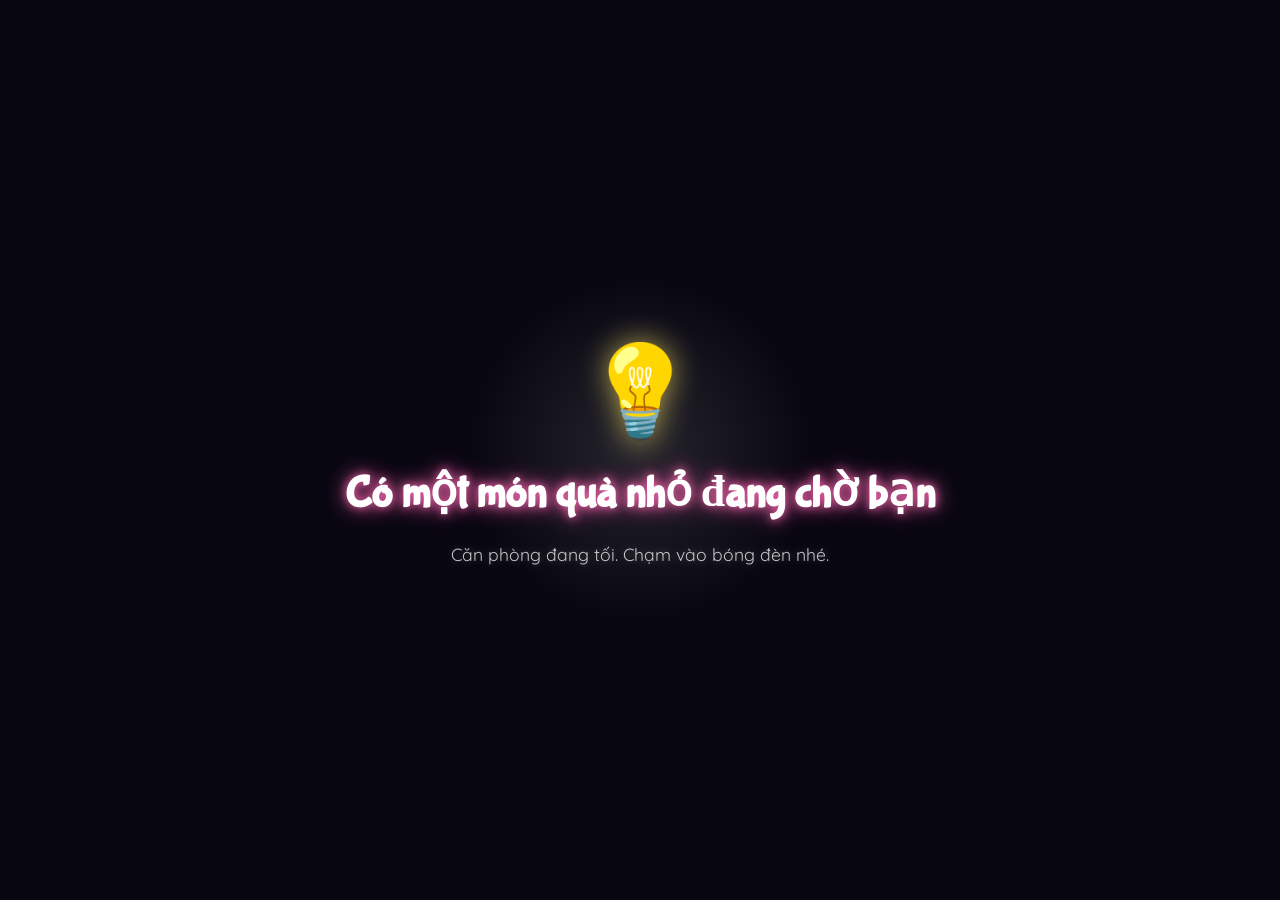
<file: index.html>
<!DOCTYPE html>
<html lang="vi">
<head>
<meta charset="UTF-8">
<meta name="viewport" content="width=device-width, initial-scale=1.0, viewport-fit=cover">
<title>Có một món quà nhỏ đang chờ bạn 🎂</title>
<script src="https://cdnjs.cloudflare.com/ajax/libs/gsap/3.12.2/gsap.min.js"></script>
<link rel="stylesheet" href="style.css">
</head>
<body>
<canvas id="confetti"></canvas>
<div id="glow"></div>

<!-- MÀN 0: BẬT ĐÈN (NỀN TỐI + CHỮ LE LÓI) -->
<section class="stage on" id="s0">
  <button class="switch" id="lightBtn" aria-label="Bật đèn">💡</button>
  <h1>Có một món quà nhỏ đang chờ bạn</h1>
  <p>Căn phòng đang tối. Chạm vào bóng đèn nhé.</p>
</section>

<!-- MÀN 1: THỔI NẾN -->
<section class="stage" id="s1">
  <h1>Thổi nến nào, <span class="nm"></span> 🎂</h1>
  <div class="cake" id="cake">
    <div class="flame"></div><div class="candle"></div>
    <div class="tier t2"><i class="drip"></i></div>
    <div class="tier t1"><i class="drip"></i></div>
    <div class="plate"></div>
    <div class="smoke"></div>
  </div>
  <p>Nhắm mắt lại, ước một điều, rồi thổi nến.</p>
  <div class="row">
    <button id="blowBtn">Thổi nến 🌬️</button>
    <button class="ghost" id="micBtn">Thổi bằng micro 🎤</button>
  </div>
</section>

<!-- MÀN 2: MỞ QUÀ -->
<section class="stage" id="s2">
  <h1 id="wish"></h1>
  <p>Điều ước của bạn đã được gửi đi.</p>
  <button id="openBtn">Mở quà 🎁</button>
</section>

<!-- MÀN 3: LỜI CHÚC -->
<section class="stage" id="s3">
  <div class="container">
    <h1 id="title"></h1>
    <p class="hint">Chạm vào từng thẻ để xem điều bất ngờ nhỏ bên trong.</p>
    <div id="reasons-container"></div>
    <button class="shuffle-button" id="nextBtn">Bấm vào đây… 💕</button>
    <div class="reason-counter" id="counter"></div>
  </div>
</section>

<!-- MÀN 4: KỶ NIỆM (ẢNH & LỜI CHÚC LẦN LƯỢT) -->
<section class="stage" id="s4">
  <div class="sparkles"></div>
  <div class="hearts" id="hearts"></div>

  <section class="welcome">
    <h1>Những khoảnh khắc đẹp của chúng ta</h1>
    <p>Chạm vào nút bên dưới để mở từng kỷ niệm quý giá nhé…</p>
  </section>

  <!-- Nơi hiển thị các thẻ ảnh lần lượt -->
  <div class="memory-container" id="memories"></div>

  <!-- Nút bấm chạm để mở ảnh tiếp theo -->
  <button class="shuffle-button" id="nextMemoryBtn">Xem kỷ niệm 💕</button>

  <!-- Lời chúc cuối (ẩn ban đầu, hiện ra sau khi mở hết 3 ảnh) -->
  <section class="final" id="finalSection" style="display: none;">
    <h2 id="ft"></h2>
    <div id="fx"></div>
    <button id="replayBtn" class="goodbye-btn">Thổi nến lại 🎂</button>
  </section>
</section>

<script src="config.js"></script>
<script src="script.js"></script>
</body>
</html>
</file>
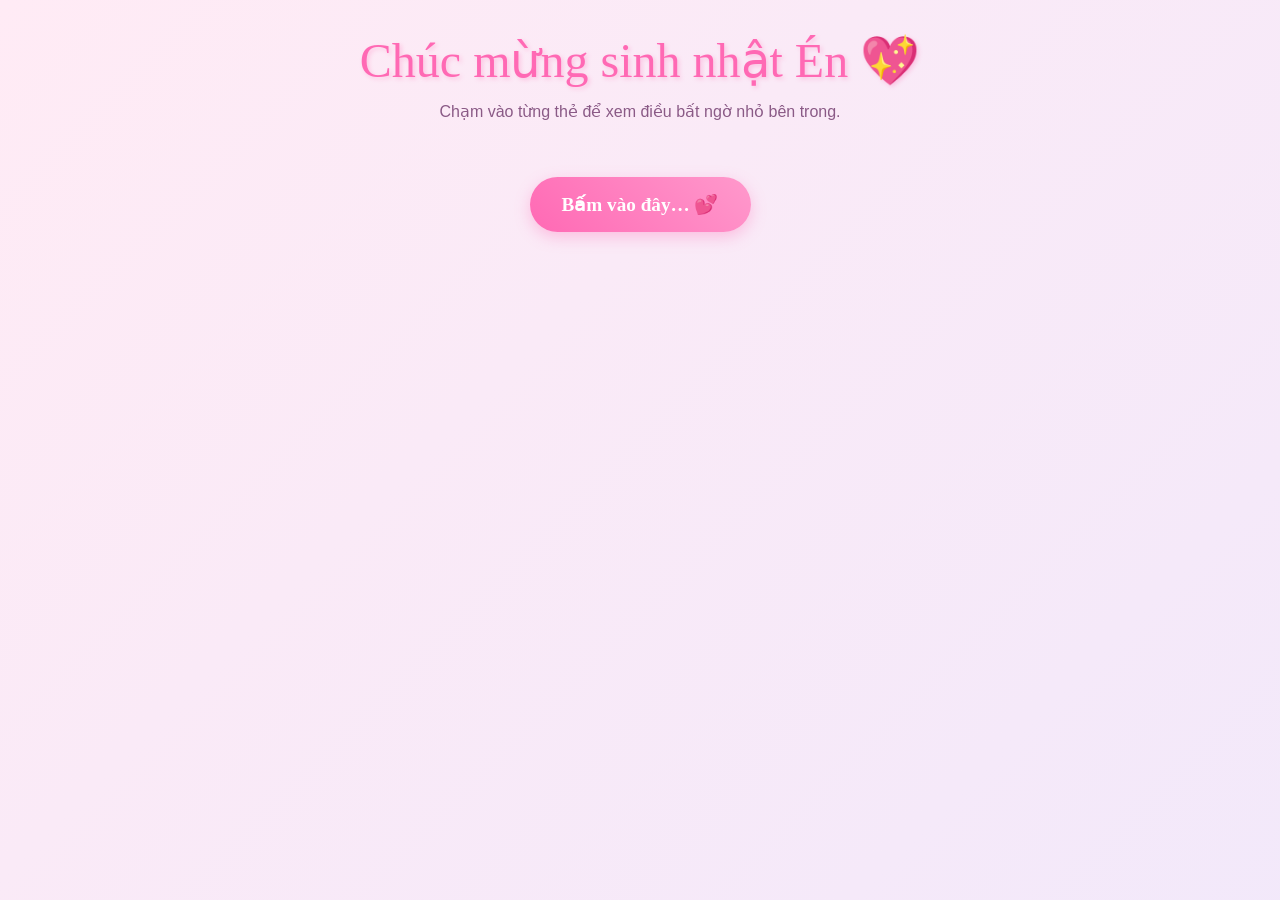
<file: cause.html>
<!DOCTYPE html>
<html lang="vi">
<head>
<meta charset="UTF-8">
<meta name="viewport" content="width=device-width, initial-scale=1.0">
<title>Vì sao bạn đặc biệt 💖</title>
<script src="https://cdnjs.cloudflare.com/ajax/libs/gsap/3.12.2/gsap.min.js"></script>
<link rel="stylesheet" href="cause.css">
</head>
<body>
<div class="container">
  <h1 id="title"></h1>
  <p class="hint">Chạm vào từng thẻ để xem điều bất ngờ nhỏ bên trong.</p>
  <div id="reasons-container"></div>
  <button class="shuffle-button" id="nextBtn">Bấm vào đây… 💕</button>
  <div class="reason-counter" id="counter"></div>
</div>
<script src="config.js"></script>
<script src="cause.js"></script>
</body>
</html>
</file>
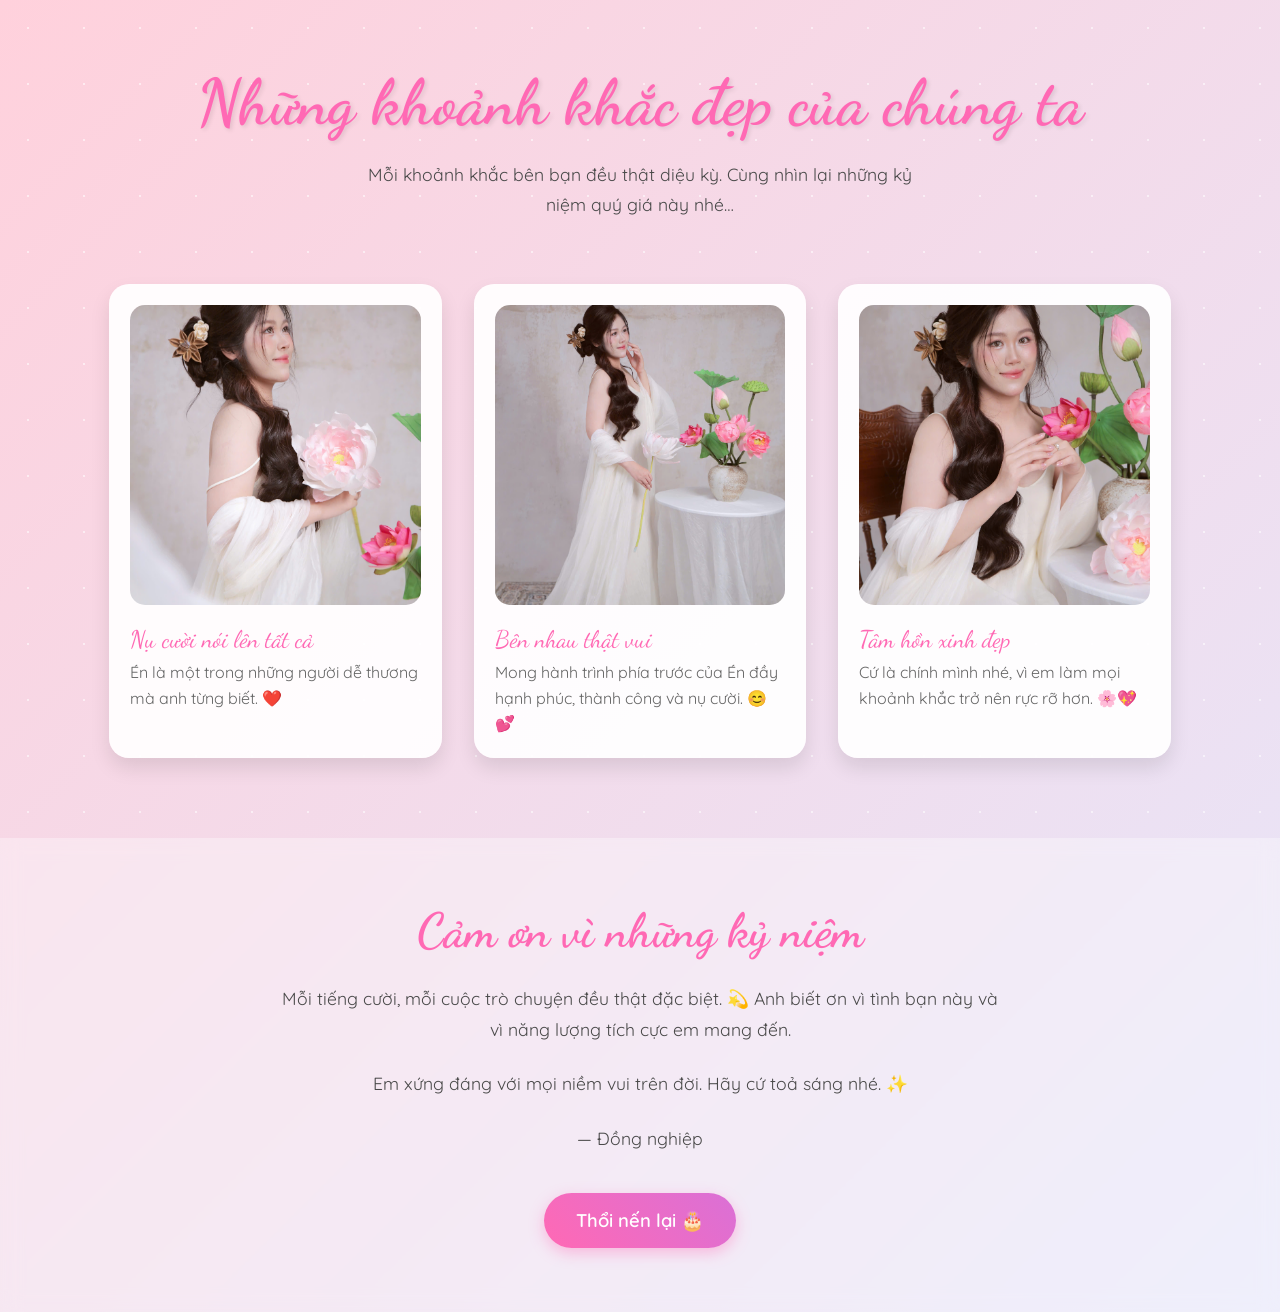
<file: last.html>
<!DOCTYPE html>
<html lang="vi">
<head>
<meta charset="UTF-8">
<meta name="viewport" content="width=device-width, initial-scale=1.0">
<title>Những khoảnh khắc đẹp ✨</title>
<link rel="stylesheet" href="last.css">
</head>
<body>
<div class="sparkles"></div>
<div class="hearts" id="hearts"></div>

<section class="welcome">
  <h1>Những khoảnh khắc đẹp của chúng ta</h1>
  <p>Mỗi khoảnh khắc bên bạn đều thật diệu kỳ. Cùng nhìn lại những kỷ niệm quý giá này nhé…</p>
</section>

<div class="memory-container" id="memories"></div>

<section class="final">
  <h2 id="ft"></h2>
  <div id="fx"></div>
  <a href="index.html" class="goodbye-btn">Thổi nến lại 🎂</a>
</section>

<script src="config.js"></script>
<script src="last.js"></script>
</body>
</html>
</file>
<file: style.css>
@import url('https://fonts.googleapis.com/css2?family=Dancing+Script:wght@700&family=Quicksand:wght@400;600&family=Bubblegum+Sans&display=swap');

:root {
  --bg: #080711; /* Nền phòng tối ban đầu */
  --pink: #ff69b4;
  --pink2: #ff99cc;
  --ink: #f6ecfb;
  --muted: #b7a9cc;
  --cake: #ffd6e6;
  --cake2: #f4a6c4;
  --flame: #ffc857;
}

* {
  margin: 0;
  padding: 0;
  box-sizing: border-box;
}

html, body {
  height: 100%;
  width: 100%;
}

body {
  background: var(--bg);
  color: var(--ink);
  font-family: 'Quicksand', sans-serif;
  overflow: hidden;
  transition: background 1.2s, color 1.2s;
  padding: env(safe-area-inset-top) 0 env(safe-area-inset-bottom);
}

/* Khi bấm bật đèn -> Nền chuyển sang màu pastel rực rỡ */
body.lit {
  background: linear-gradient(-45deg, #fee9f7, #e8e0ff, #ffeadf, #ffe3ef);
  background-size: 400% 400%;
  animation: bgFlow 15s ease infinite;
  color: #5b2a54;
}

@keyframes bgFlow {
  0%, 100% { background-position: 0 50%; }
  50% { background-position: 100% 50%; }
}

#glow {
  position: fixed;
  inset: 0;
  pointer-events: none;
  background: radial-gradient(circle 180px at var(--x, 50%) var(--y, 50%), rgba(255, 255, 255, 0.12), transparent);
  transition: opacity 1s;
  z-index: 1;
}

body.lit #glow {
  opacity: 0;
}

/* Cấu trúc Stage */
.stage {
  position: absolute;
  inset: 0;
  display: flex;
  flex-direction: column;
  align-items: center;
  justify-content: flex-start;
  gap: 20px;
  padding: 30px 20px;
  text-align: center;
  opacity: 0;
  pointer-events: none;
  transition: opacity .9s ease;
  overflow-y: auto;
  -webkit-overflow-scrolling: touch;
  z-index: 2;
}

#s0, #s1, #s2 {
  justify-content: center;
}

.stage.on {
  opacity: 1;
  pointer-events: auto;
}

/* Màn 0: Phòng tối + Chữ le lói + Bóng đèn tỏa sáng */
#s0 h1 {
  font-family: "Bubblegum Sans", cursive;
  font-size: clamp(28px, 7vw, 44px);
  color: #ffffff;
  text-shadow: 0 0 10px rgba(255, 105, 180, 0.9), 0 0 20px rgba(255, 105, 180, 0.6), 0 0 30px rgba(255, 105, 180, 0.4);
  animation: textGlow 2.5s ease-in-out infinite alternate;
}

#s0 p {
  color: rgba(255, 255, 255, 0.75);
  font-size: 1.1rem;
  text-shadow: 0 0 8px rgba(255, 255, 255, 0.3);
}

@keyframes textGlow {
  0% { text-shadow: 0 0 8px rgba(255, 105, 180, 0.5), 0 0 15px rgba(255, 105, 180, 0.3); }
  100% { text-shadow: 0 0 18px rgba(255, 105, 180, 1), 0 0 35px rgba(255, 105, 180, 0.8), 0 0 50px rgba(255, 105, 180, 0.5); }
}

/* Nút bóng đèn */
.switch {
  font-size: 90px;
  background: none;
  border: none;
  box-shadow: none;
  padding: 0;
  cursor: pointer;
  filter: drop-shadow(0 0 15px rgba(255, 230, 100, 0.7));
  animation: bulbPulse 2s ease-in-out infinite;
  transition: transform 0.3s, filter 0.3s;
}

.switch:hover {
  transform: scale(1.15);
  filter: drop-shadow(0 0 30px rgba(255, 240, 120, 1));
}

@keyframes bulbPulse {
  0%, 100% { transform: scale(1); filter: drop-shadow(0 0 12px rgba(255, 220, 100, 0.5)); }
  50% { transform: scale(1.08); filter: drop-shadow(0 0 25px rgba(255, 240, 150, 0.95)); }
}

/* Tiêu đề chung sau khi bật đèn */
body.lit h1 {
  color: var(--pink);
  text-shadow: 2px 2px 6px rgba(255, 105, 180, .3);
}

.nm { color: #ff4f9f; }
p { max-width: 500px; line-height: 1.6; color: var(--muted); }
body.lit p { color: #8a5a86; }

/* Nút bấm */
button {
  font-family: inherit;
  font-weight: 700;
  font-size: 1.1rem;
  color: #fff;
  background: linear-gradient(45deg, var(--pink), var(--pink2));
  border: 0;
  border-radius: 50px;
  padding: 14px 30px;
  cursor: pointer;
  box-shadow: 0 5px 18px rgba(255, 105, 180, .4);
  transition: transform .25s, box-shadow .25s;
}

button:hover { transform: scale(1.07); box-shadow: 0 8px 22px rgba(255, 105, 180, .6); }
.ghost { background: transparent; color: var(--pink); box-shadow: inset 0 0 0 2px var(--pink); }
.row { display: flex; flex-wrap: wrap; gap: 12px; justify-content: center; }

/* Bánh sinh nhật */
.cake { position: relative; width: 240px; height: 190px; margin-top: 60px; }
.tier { position: absolute; left: 50%; transform: translateX(-50%); border-radius: 16px 16px 8px 8px; overflow: hidden; }
.t1 { bottom: 12px; width: 240px; height: 84px; background: var(--cake2); }
.t2 { bottom: 96px; width: 164px; height: 62px; background: var(--cake); }
.drip { position: absolute; left: 0; right: 0; top: 0; height: 18px; background: #fff; opacity: .9; border-radius: 0 0 14px 14px; }
.plate { position: absolute; bottom: 0; left: -20px; right: -20px; height: 14px; background: #fff; border-radius: 50%; opacity: .8; }
.candle { position: absolute; bottom: 158px; left: 50%; width: 11px; height: 48px; margin-left: -5.5px; background: repeating-linear-gradient(45deg, #fff 0 6px, var(--pink) 6px 12px); border-radius: 3px; }
.flame { position: absolute; bottom: 204px; left: 50%; width: 18px; height: 30px; margin-left: -9px; background: radial-gradient(ellipse at 50% 70%, #fff, var(--flame) 45%, #ff7a3d); border-radius: 50% 50% 50% 50% / 65% 65% 35% 35%; box-shadow: 0 0 34px 12px rgba(255, 200, 87, .5); animation: fl .15s infinite alternate; transform-origin: 50% 100%; transition: opacity .5s, transform .5s; }
@keyframes fl { to { transform: scale(1.1, .92) rotate(3deg); } }
.out .flame { opacity: 0; transform: scale(.2); animation: none; }
.smoke { position: absolute; bottom: 206px; left: 50%; width: 6px; height: 6px; margin-left: -3px; border-radius: 50%; background: rgba(255, 255, 255, .7); opacity: 0; }
.out .smoke { animation: smoke 2s ease-out; }
@keyframes smoke { 0% { opacity: .8; transform: translateY(0) scale(1); } 100% { opacity: 0; transform: translate(14px, -90px) scale(9); } }

/* Màn 3: Lời chúc (Reasons) */
.container { max-width: 760px; width: 100%; margin: 0 auto; text-align: center; }
.hint { color: #8a5a86; margin-bottom: 1.5rem; }
.reason-card { position: relative; overflow: hidden; background: rgba(255, 255, 255, .92); border-radius: 20px; padding: 2rem 1.5rem; margin: 1.2rem 0; min-height: 130px; display: flex; align-items: center; justify-content: center; box-shadow: 0 5px 15px rgba(0, 0, 0, .08); transition: transform .3s, box-shadow .3s; cursor: pointer; }
.reason-card:hover, .reason-card.flip { transform: translateY(-5px); box-shadow: 0 8px 25px rgba(255, 105, 180, .25); }
.reason-text { font-size: 1.15rem; line-height: 1.6; position: relative; z-index: 2; color: #4a4a4a; }
.gif-overlay { position: absolute; inset: 0; background: rgba(255, 255, 255, .97); display: flex; align-items: center; justify-content: center; opacity: 0; transition: opacity .3s; z-index: 3; }
.gif-overlay img { max-height: 100%; max-width: 100%; object-fit: contain; }
.reason-card:hover .gif-overlay, .reason-card.flip .gif-overlay { opacity: 1; }
.shuffle-button { font-size: 1.2rem; margin: 1.5rem 0 .5rem; }
.shuffle-button.story-mode { background: linear-gradient(45deg, #9b6dff, #ff6dc7); }
.reason-counter { font-size: .9rem; color: #ff69b4; opacity: .8; }
.floating { position: fixed; pointer-events: none; z-index: 10; }

/* Màn 4: Hiển thị Ảnh kỷ niệm (Memories) */
.sparkles { position: fixed; inset: 0; pointer-events: none; z-index: 1; background-image: radial-gradient(circle, #fff 1.5px, transparent 1.5px); background-size: 56px 56px; opacity: .55; animation: rise 8s linear infinite; }
@keyframes rise { to { background-position: 0 -56px; } }
.hearts { position: fixed; inset: 0; pointer-events: none; z-index: 2; overflow: hidden; }
.heart { position: absolute; bottom: -40px; font-size: 1.5rem; opacity: .7; animation: up var(--d, 7s) linear infinite; animation-delay: var(--l, 0s); }
@keyframes up { to { transform: translate(var(--x, 0), -110vh) rotate(360deg); } }

.welcome h1 { font-family: 'Dancing Script', cursive; font-size: clamp(2.4rem, 8vw, 3.8rem); color: #ff69b4; text-shadow: 2px 2px 4px rgba(0, 0, 0, .1); }
.welcome p { max-width: 560px; margin: 1.2rem auto 0; line-height: 1.7; font-size: 1.1rem; }

/* Container hiển thị các ảnh lần lượt */
.memory-container { 
  max-width: 650px; 
  width: 100%; 
  margin: 1.5rem auto; 
  padding: 0 1rem; 
  display: flex; 
  flex-direction: column; 
  gap: 1.5rem; 
  position: relative; 
  z-index: 3; 
}

.memory-card { 
  background: rgba(255, 255, 255, .95); 
  border-radius: 20px; 
  padding: 1.2rem; 
  box-shadow: 0 8px 25px rgba(255, 105, 180, .2); 
  transition: transform .3s, box-shadow .3s; 
  overflow: hidden; 
  text-align: center;
}

.memory-card:hover { 
  transform: translateY(-5px); 
  box-shadow: 0 12px 30px rgba(255, 105, 180, .3); 
}

/* QUAN TRỌNG: object-fit: contain giữ trọn vẹn 100% ảnh không bị cắt bớt */
.memory-img { 
  width: 100%; 
  max-height: 65vh; 
  object-fit: contain; 
  border-radius: 15px; 
  margin-bottom: 1rem; 
  display: block; 
  background: rgba(255, 240, 245, 0.4);
}

.memory-title { 
  font-family: 'Dancing Script', cursive; 
  color: #ff69b4; 
  font-size: 1.8rem; 
  margin-bottom: .4rem; 
}

.memory-caption { 
  line-height: 1.6; 
  color: #5a5a5a; 
  font-size: 1.05rem; 
}

.final { text-align: center; padding: 3rem 1.5rem; margin-top: 2rem; background: rgba(255, 255, 255, .45); backdrop-filter: blur(10px); border-radius: 20px; width: 100%; max-width: 800px; position: relative; z-index: 3; }
.final h2 { font-family: 'Dancing Script', cursive; font-size: clamp(2rem, 7vw, 3rem); color: #ff69b4; margin-bottom: 1.5rem; animation: beat 2s infinite; }
@keyframes beat { 50% { transform: scale(1.07); } }
.final p { max-width: 720px; margin: 0 auto 1rem; line-height: 1.8; font-size: 1.1rem; color: #4a4a4a; }
.goodbye-btn { display: inline-block; margin-top: 1rem; padding: 1rem 2rem; font-size: 1.15rem; font-weight: 600; color: #fff; background: linear-gradient(45deg, #ff69b4, #da70d6); border-radius: 50px; box-shadow: 0 5px 15px rgba(255, 105, 180, .4); border: none; cursor: pointer; }

#confetti { position: fixed; inset: 0; pointer-events: none; z-index: 5; }
@media(prefers-reduced-motion: reduce) { * { animation: none !important; } }
</file>
<file: cause.css>
*{margin:0;padding:0;box-sizing:border-box}
body{min-height:100vh;background:linear-gradient(-45deg,#ffe6e6,#e6e6ff,#ffebf5);background-size:400% 400%;animation:bg 15s ease infinite;font-family:"Quicksand","Segoe UI",sans-serif;color:#5b2a54;overflow-x:hidden;padding:2rem 1rem 4rem}
@keyframes bg{0%,100%{background-position:0 50%}50%{background-position:100% 50%}}
.container{max-width:760px;margin:0 auto;text-align:center;position:relative;z-index:1}
h1{font-family:"Bubblegum Sans",cursive;font-weight:400;font-size:clamp(2rem,6vw,3rem);color:#ff69b4;text-shadow:2px 2px 4px rgba(255,105,180,.3);margin-bottom:.8rem;animation:bounce 1.6s ease infinite}
.hint{color:#8a5a86;margin-bottom:1.5rem}
.reason-card{position:relative;overflow:hidden;background:rgba(255,255,255,.92);border-radius:20px;padding:2rem 1.5rem;margin:1.2rem 0;min-height:130px;display:flex;align-items:center;justify-content:center;box-shadow:0 5px 15px rgba(0,0,0,.08);transition:transform .3s,box-shadow .3s;cursor:pointer}
.reason-card:hover,.reason-card.flip{transform:translateY(-5px);box-shadow:0 8px 25px rgba(255,105,180,.25)}
.reason-text{font-size:1.15rem;line-height:1.6;position:relative;z-index:2}
.gif-overlay{position:absolute;inset:0;background:rgba(255,255,255,.97);display:flex;align-items:center;justify-content:center;opacity:0;transition:opacity .3s;z-index:3}
.gif-overlay img{max-height:100%;max-width:100%;object-fit:contain}
.reason-card:hover .gif-overlay,.reason-card.flip .gif-overlay{opacity:1}
.shuffle-button{font-family:"Comic Neue",cursive;font-weight:700;font-size:1.2rem;color:#fff;background:linear-gradient(45deg,#ff69b4,#ff99cc);border:0;border-radius:50px;padding:1rem 2rem;margin:2rem 0 .5rem;cursor:pointer;box-shadow:0 5px 15px rgba(255,105,180,.35);transition:transform .3s}
.shuffle-button:hover{transform:scale(1.08)}
.shuffle-button.story-mode{background:linear-gradient(45deg,#9b6dff,#ff6dc7)}
.reason-counter{font-size:.9rem;color:#ff69b4;opacity:.8}
.floating{position:fixed;pointer-events:none;z-index:0}
@keyframes bounce{50%{transform:translateY(-8px)}}
@media(prefers-reduced-motion:reduce){*{animation:none!important}}
</file>
<file: last.css>
@import url('https://fonts.googleapis.com/css2?family=Dancing+Script:wght@700&family=Quicksand:wght@400;600&display=swap');
*{margin:0;padding:0;box-sizing:border-box}
body{min-height:100vh;background:linear-gradient(135deg,#ffd1dc,#e6e6fa,#ffefd5,#e6e6fa,#ffd1dc);background-size:400% 400%;animation:flow 15s ease infinite;font-family:'Quicksand',sans-serif;color:#4a4a4a;overflow-x:hidden}
@keyframes flow{0%,100%{background-position:0 50%}50%{background-position:100% 50%}}
.sparkles{position:fixed;inset:0;pointer-events:none;z-index:1;background-image:radial-gradient(circle,#fff 1.5px,transparent 1.5px);background-size:56px 56px;opacity:.55;animation:rise 8s linear infinite}
@keyframes rise{to{background-position:0 -56px}}
.hearts{position:fixed;inset:0;pointer-events:none;z-index:2;overflow:hidden}
.heart{position:absolute;bottom:-40px;font-size:1.5rem;opacity:.7;animation:up var(--d,7s) linear infinite;animation-delay:var(--l,0s)}
@keyframes up{to{transform:translate(var(--x,0),-110vh) rotate(360deg)}}
.welcome{text-align:center;padding:4rem 1.5rem 2rem;position:relative;z-index:3}
.welcome h1{font-family:'Dancing Script',cursive;font-size:clamp(2.4rem,8vw,4rem);color:#ff69b4;text-shadow:2px 2px 4px rgba(0,0,0,.1);animation:pop 1.6s ease}
.welcome p{max-width:560px;margin:1.2rem auto 0;line-height:1.7;font-size:1.1rem}
@keyframes pop{from{opacity:0;transform:scale(.8)}}
.memory-container{max-width:1100px;margin:0 auto;padding:2rem 1.2rem;display:grid;grid-template-columns:repeat(auto-fit,minmax(280px,1fr));gap:2rem;position:relative;z-index:3}
.memory-card{background:rgba(255,255,255,.92);border-radius:20px;padding:1.3rem;box-shadow:0 10px 20px rgba(0,0,0,.1);transition:transform .5s,box-shadow .5s;overflow:hidden;opacity:0;transform:translateY(30px)}
.memory-card.in{opacity:1;transform:none;transition:opacity .8s,transform .8s}
.memory-card:hover{transform:translateY(-8px) scale(1.02);box-shadow:0 15px 30px rgba(0,0,0,.15)}
.memory-img{width:100%;height:300px;object-fit:cover;border-radius:15px;margin-bottom:1rem;transition:transform .5s}
.memory-card:hover .memory-img{transform:scale(1.05)}
.memory-title{font-family:'Dancing Script',cursive;color:#ff69b4;font-size:1.5rem;margin-bottom:.4rem}
.memory-caption{line-height:1.6;color:#666}
.final{text-align:center;padding:4rem 1.5rem;margin-top:3rem;background:rgba(255,255,255,.35);backdrop-filter:blur(10px);position:relative;z-index:3}
.final h2{font-family:'Dancing Script',cursive;font-size:clamp(2rem,7vw,3rem);color:#ff69b4;margin-bottom:1.5rem;animation:beat 2s infinite}
@keyframes beat{50%{transform:scale(1.07)}}
.final p{max-width:720px;margin:0 auto 1.4rem;line-height:1.8;font-size:1.1rem}
.goodbye-btn{display:inline-block;margin-top:1rem;padding:1rem 2rem;font-size:1.15rem;font-weight:600;color:#fff;text-decoration:none;background:linear-gradient(45deg,#ff69b4,#da70d6);border-radius:50px;box-shadow:0 5px 15px rgba(255,105,180,.4);transition:transform .3s}
.goodbye-btn:hover{transform:translateY(-5px)}
@media(prefers-reduced-motion:reduce){*{animation:none!important}.memory-card{opacity:1;transform:none}}
</file>
